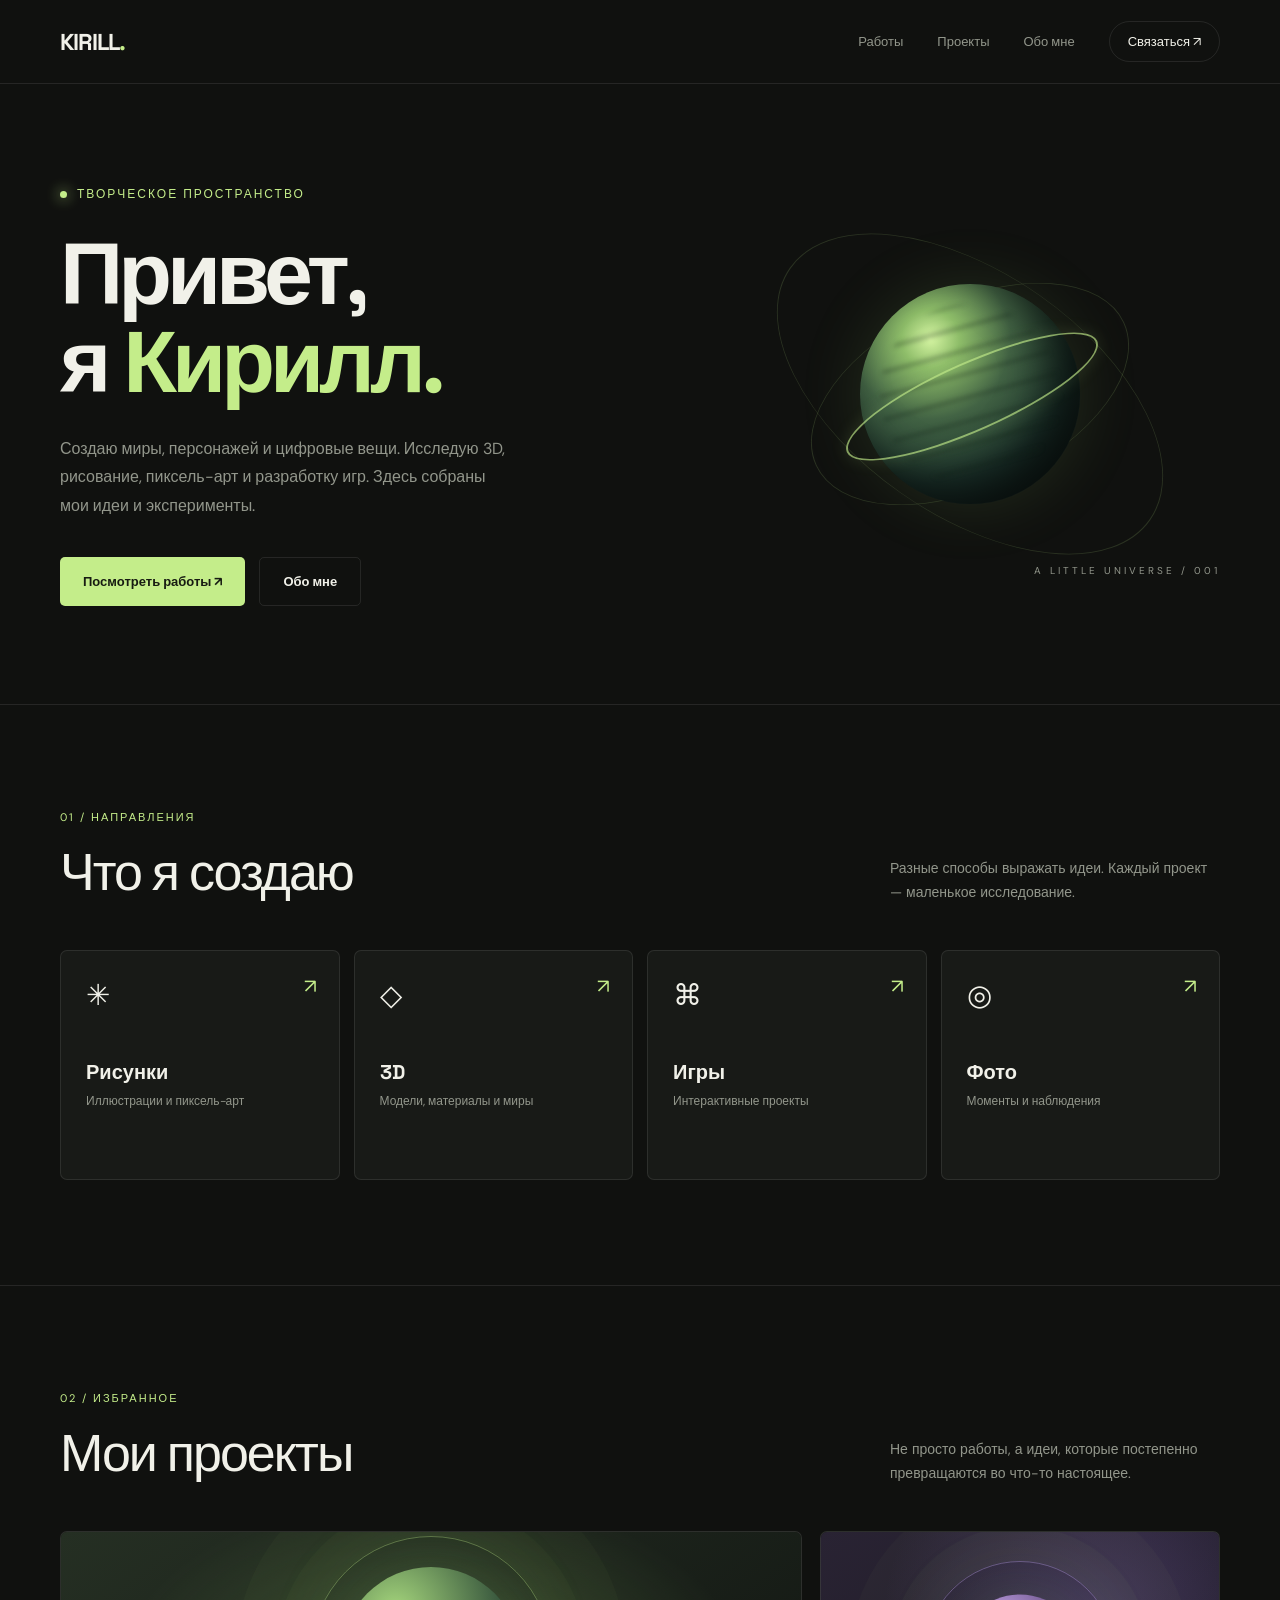
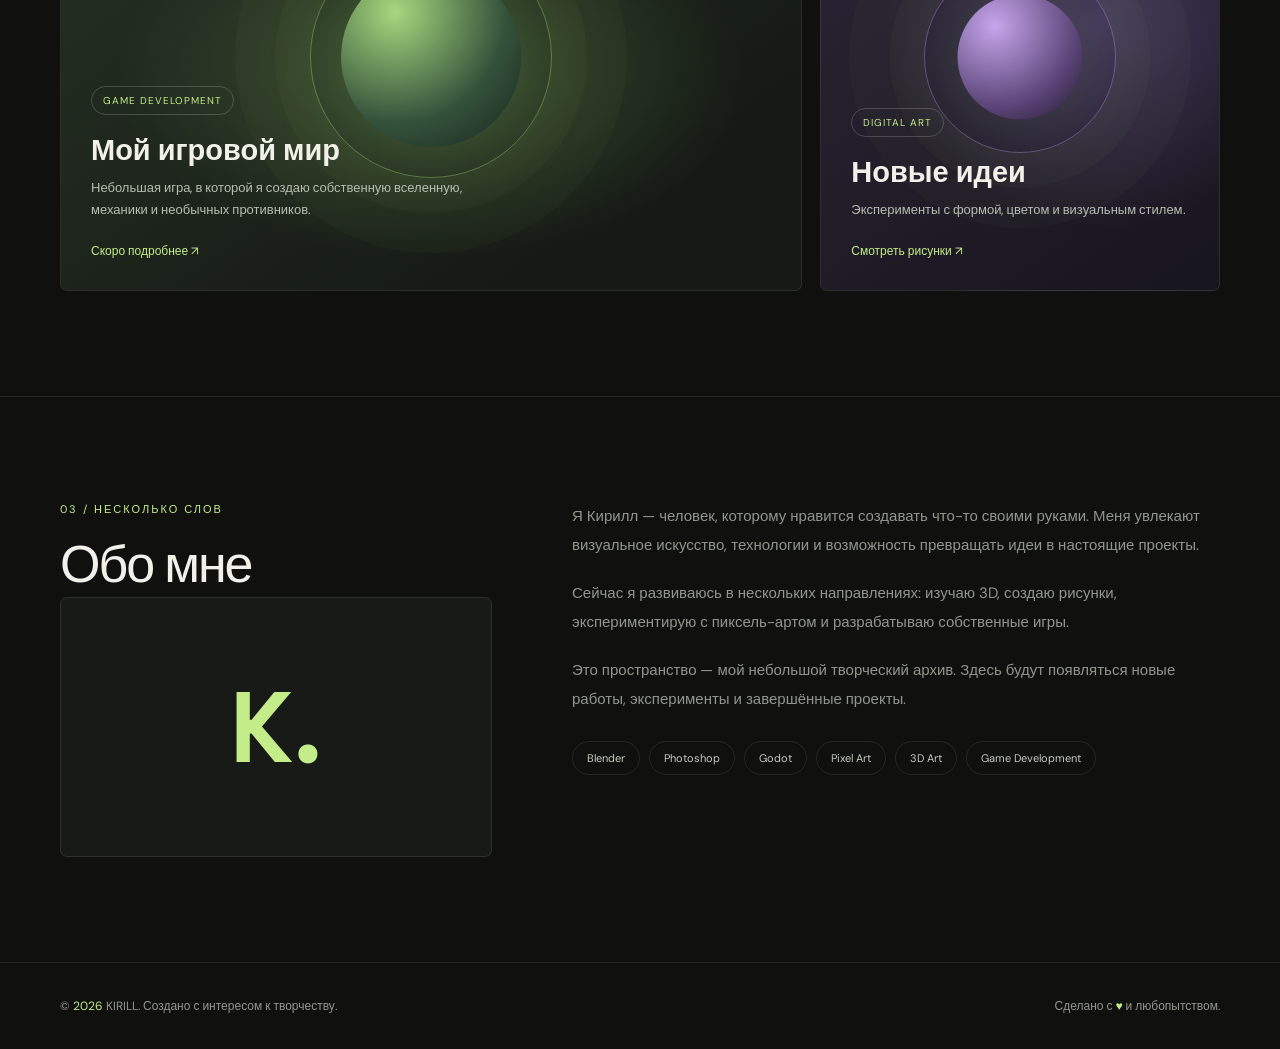
<file: index.html>
<!DOCTYPE html>
<html lang="ru">
<head>
    <meta charset="UTF-8">
    <meta name="viewport" content="width=device-width, initial-scale=1.0">
    <meta name="description" content="Творческое портфолио Кирилла — игры, 3D, рисунки и эксперименты.">
    <title>Кирилл — творческое портфолио</title>

    <link rel="preconnect" href="https://fonts.googleapis.com">
    <link rel="preconnect" href="https://fonts.gstatic.com" crossorigin>
    <link href="https://fonts.googleapis.com/css2?family=DM+Sans:wght@400;500;600;700&family=Space+Grotesk:wght@400;500;600;700&display=swap" rel="stylesheet">

    <style>
        :root {
            --bg: #10110f;
            --surface: #181a17;
            --surface-light: #20231e;
            --text: #f1f1e9;
            --muted: #92968b;
            --accent: #c4ed8a;
            --border: rgba(255,255,255,0.09);
        }

        * {
            margin: 0;
            padding: 0;
            box-sizing: border-box;
        }

        html {
            scroll-behavior: smooth;
        }

        body {
            background: var(--bg);
            color: var(--text);
            font-family: 'DM Sans', sans-serif;
            overflow-x: hidden;
        }

        a {
            color: inherit;
            text-decoration: none;
        }

        button {
            font: inherit;
        }

        .container {
            width: min(1160px, calc(100% - 48px));
            margin: 0 auto;
        }

        /* HEADER */

        header {
            height: 84px;
            display: flex;
            align-items: center;
            border-bottom: 1px solid var(--border);
        }

        .nav {
            display: flex;
            justify-content: space-between;
            align-items: center;
        }

        .logo {
            font-family: 'Space Grotesk', sans-serif;
            font-size: 23px;
            font-weight: 700;
            letter-spacing: -1px;
        }

        .logo span {
            color: var(--accent);
        }

        .nav-links {
            display: flex;
            align-items: center;
            gap: 34px;
        }

        .nav-links a {
            color: var(--muted);
            font-size: 13px;
            transition: .2s;
        }

        .nav-links a:hover {
            color: var(--accent);
        }

        .nav-contact {
            padding: 11px 18px;
            border: 1px solid var(--border);
            border-radius: 30px;
            color: var(--text) !important;
        }

        .menu-button {
            display: none;
            background: none;
            color: var(--text);
            border: 0;
            font-size: 26px;
            cursor: pointer;
        }

        /* HERO */

        .hero {
            min-height: 620px;
            display: grid;
            grid-template-columns: 1.1fr .9fr;
            align-items: center;
            gap: 50px;
            padding: 90px 0;
        }

        .eyebrow {
            display: inline-flex;
            align-items: center;
            gap: 10px;
            color: var(--accent);
            font-size: 12px;
            letter-spacing: 2px;
            text-transform: uppercase;
            margin-bottom: 28px;
        }

        .eyebrow::before {
            content: "";
            width: 7px;
            height: 7px;
            border-radius: 50%;
            background: var(--accent);
            box-shadow: 0 0 14px var(--accent);
        }

        h1 {
            font-family: 'Space Grotesk', sans-serif;
            font-size: clamp(52px, 7vw, 88px);
            line-height: .99;
            letter-spacing: -5px;
            font-weight: 600;
        }

        h1 span {
            color: var(--accent);
        }

        .hero-description {
            max-width: 450px;
            color: var(--muted);
            font-size: 16px;
            line-height: 1.8;
            margin-top: 30px;
        }

        .hero-actions {
            display: flex;
            gap: 14px;
            margin-top: 36px;
            flex-wrap: wrap;
        }

        .button {
            display: inline-flex;
            align-items: center;
            justify-content: center;
            padding: 15px 23px;
            border-radius: 5px;
            font-size: 13px;
            font-weight: 700;
            transition: .25s;
        }

        .button-primary {
            background: var(--accent);
            color: #171b12;
        }

        .button-primary:hover {
            background: #d7ff9e;
            transform: translateY(-3px);
        }

        .button-secondary {
            border: 1px solid var(--border);
            color: var(--text);
        }

        .button-secondary:hover {
            border-color: var(--accent);
            color: var(--accent);
        }

        /* HERO ART */

        .hero-art {
            position: relative;
            height: 390px;
            display: flex;
            align-items: center;
            justify-content: center;
        }

        .orbit {
            position: absolute;
            width: 340px;
            height: 340px;
            border: 1px solid rgba(196,237,138,.15);
            border-radius: 50%;
            transform: rotate(-25deg) scaleY(.55);
        }

        .orbit-two {
            width: 440px;
            height: 440px;
            transform: rotate(35deg) scaleY(.55);
        }

        .planet {
            position: relative;
            width: 220px;
            height: 220px;
            border-radius: 50%;
            background:
                radial-gradient(circle at 32% 25%, #d5f5a2 0%, #8ebd69 13%, #426344 36%, #1c332c 65%, #111b1a 100%);
            box-shadow:
                inset -25px -20px 45px rgba(0,0,0,.65),
                0 0 65px rgba(154,215,112,.13);
            animation: float 7s ease-in-out infinite;
        }

        .planet::before {
            content: "";
            position: absolute;
            inset: 20px;
            border-radius: 50%;
            background: repeating-linear-gradient(
                165deg,
                transparent 0 18px,
                rgba(15,30,21,.25) 19px 23px
            );
            filter: blur(2px);
        }

        .planet::after {
            content: "";
            position: absolute;
            width: 270px;
            height: 65px;
            border: 2px solid rgba(196,237,138,.65);
            border-radius: 50%;
            left: -25px;
            top: 78px;
            transform: rotate(-24deg);
            box-shadow: 0 0 18px rgba(196,237,138,.12);
        }

        .planet-label {
            position: absolute;
            bottom: 12px;
            right: 0;
            color: var(--muted);
            font-size: 10px;
            letter-spacing: 3px;
        }

        @keyframes float {
            0%, 100% { transform: translateY(0) rotate(-5deg); }
            50% { transform: translateY(-18px) rotate(5deg); }
        }

        /* SECTION */

        section {
            padding: 105px 0;
            border-top: 1px solid var(--border);
        }

        .section-top {
            display: flex;
            justify-content: space-between;
            align-items: end;
            gap: 25px;
            margin-bottom: 45px;
        }

        .section-number {
            color: var(--accent);
            font-size: 11px;
            letter-spacing: 2px;
            margin-bottom: 15px;
        }

        h2 {
            font-family: 'Space Grotesk', sans-serif;
            font-size: clamp(34px, 5vw, 52px);
            letter-spacing: -2px;
            font-weight: 500;
        }

        .section-description {
            color: var(--muted);
            font-size: 14px;
            max-width: 330px;
            line-height: 1.7;
        }

        /* CATEGORY CARDS */

        .category-grid {
            display: grid;
            grid-template-columns: repeat(4, 1fr);
            gap: 14px;
        }

        .category {
            min-height: 230px;
            position: relative;
            overflow: hidden;
            padding: 25px;
            border: 1px solid var(--border);
            border-radius: 7px;
            background: var(--surface);
            transition: .3s;
        }

        .category:hover {
            border-color: rgba(196,237,138,.55);
            transform: translateY(-6px);
            background: var(--surface-light);
        }

        .category-icon {
            font-size: 29px;
            margin-bottom: 45px;
        }

        .category h3 {
            font-family: 'Space Grotesk', sans-serif;
            font-size: 20px;
            margin-bottom: 8px;
        }

        .category p {
            font-size: 12px;
            color: var(--muted);
        }

        .category-arrow {
            position: absolute;
            top: 22px;
            right: 22px;
            color: var(--accent);
            font-size: 20px;
            transition: .2s;
        }

        .category:hover .category-arrow {
            transform: translate(4px, -4px);
        }

        /* PROJECTS */

        .projects {
            display: grid;
            grid-template-columns: 1.3fr .7fr;
            gap: 18px;
        }

        .project {
            min-height: 360px;
            position: relative;
            overflow: hidden;
            background: var(--surface);
            border: 1px solid var(--border);
            border-radius: 7px;
            padding: 30px;
            display: flex;
            flex-direction: column;
            justify-content: end;
        }

        .project-visual {
            position: absolute;
            inset: 0;
            overflow: hidden;
            background:
                radial-gradient(ellipse at 50% 40%, rgba(121,166,90,.35), transparent 60%),
                linear-gradient(145deg, #252f23, #151a15 75%);
        }

        .project-visual::before {
            content: "";
            position: absolute;
            width: 240px;
            height: 240px;
            border-radius: 50%;
            border: 1px solid rgba(196,237,138,.35);
            left: 50%;
            top: 35%;
            transform: translate(-50%, -50%);
            box-shadow:
                0 0 0 35px rgba(196,237,138,.025),
                0 0 0 75px rgba(196,237,138,.025);
        }

        .project-visual::after {
            content: "";
            position: absolute;
            width: 180px;
            height: 180px;
            border-radius: 50%;
            left: 50%;
            top: 35%;
            transform: translate(-50%, -50%);
            background: radial-gradient(circle at 30% 25%, #a6d77d, #34523b 60%, #18241c);
            box-shadow: 0 0 80px rgba(142,196,105,.2);
        }

        .project-content {
            position: relative;
            z-index: 1;
        }

        .project-tag {
            display: inline-block;
            padding: 7px 11px;
            border: 1px solid rgba(255,255,255,.18);
            border-radius: 30px;
            color: var(--accent);
            font-size: 10px;
            letter-spacing: 1px;
            margin-bottom: 16px;
        }

        .project h3 {
            font-family: 'Space Grotesk', sans-serif;
            font-size: 29px;
            margin-bottom: 9px;
        }

        .project p {
            color: #b7bdb0;
            font-size: 13px;
            line-height: 1.7;
            max-width: 430px;
        }

        .project-link {
            display: inline-block;
            margin-top: 22px;
            color: var(--accent);
            font-size: 12px;
        }

        .project-link:hover {
            text-decoration: underline;
        }

        .project-small {
            background:
                radial-gradient(circle at 70% 25%, rgba(124,100,177,.35), transparent 45%),
                var(--surface);
        }

        .project-small .project-visual {
            background:
                radial-gradient(ellipse at 70% 25%, rgba(131,106,183,.35), transparent 55%),
                linear-gradient(145deg, #292333, #17151d);
        }

        .project-small .project-visual::before {
            border-color: rgba(184,156,230,.4);
            width: 190px;
            height: 190px;
        }

        .project-small .project-visual::after {
            width: 125px;
            height: 125px;
            background: radial-gradient(circle at 30% 25%, #c6a6eb, #594275 65%, #211c2c);
        }

        /* ABOUT */

        .about-grid {
            display: grid;
            grid-template-columns: .8fr 1.2fr;
            gap: 80px;
            align-items: start;
        }

        .about-mark {
            min-height: 260px;
            background: var(--surface);
            border: 1px solid var(--border);
            border-radius: 7px;
            display: flex;
            align-items: center;
            justify-content: center;
            font-family: 'Space Grotesk', sans-serif;
            font-size: 100px;
            font-weight: 700;
            color: var(--accent);
        }

        .about-text {
            color: var(--muted);
            font-size: 15px;
            line-height: 1.9;
        }

        .about-text p + p {
            margin-top: 20px;
        }

        .skills {
            display: flex;
            flex-wrap: wrap;
            gap: 9px;
            margin-top: 28px;
        }

        .skill {
            border: 1px solid var(--border);
            padding: 9px 14px;
            border-radius: 30px;
            font-size: 11px;
            color: #c6cbbf;
        }

        /* FOOTER */

        footer {
            border-top: 1px solid var(--border);
            padding: 35px 0;
        }

        .footer-content {
            display: flex;
            justify-content: space-between;
            gap: 20px;
            color: var(--muted);
            font-size: 12px;
        }

        .footer-content span {
            color: var(--accent);
        }

        /* RESPONSIVE */

        @media (max-width: 850px) {
            .hero {
                grid-template-columns: 1fr;
                padding: 75px 0 50px;
                gap: 15px;
            }

            .hero-art {
                height: 330px;
            }

            .category-grid {
                grid-template-columns: repeat(2, 1fr);
            }

            .projects {
                grid-template-columns: 1fr;
            }

            .about-grid {
                grid-template-columns: 1fr;
                gap: 30px;
            }

            .about-mark {
                min-height: 190px;
            }
        }

        @media (max-width: 600px) {
            .container {
                width: min(100% - 32px, 1160px);
            }

            header {
                height: 70px;
            }

            .menu-button {
                display: block;
            }

            .nav-links {
                display: none;
                position: absolute;
                top: 70px;
                left: 0;
                right: 0;
                z-index: 10;
                background: #181a17;
                border-bottom: 1px solid var(--border);
                padding: 25px;
                flex-direction: column;
                align-items: flex-start;
                gap: 22px;
            }

            .nav-links.open {
                display: flex;
            }

            .hero {
                min-height: auto;
                padding: 75px 0 35px;
            }

            h1 {
                font-size: 57px;
                letter-spacing: -3px;
            }

            .hero-description {
                font-size: 14px;
            }

            .hero-art {
                height: 290px;
            }

            .planet {
                width: 175px;
                height: 175px;
            }

            .planet::after {
                width: 220px;
                height: 55px;
                top: 60px;
                left: -22px;
            }

            .orbit {
                width: 280px;
                height: 280px;
            }

            .orbit-two {
                width: 340px;
                height: 340px;
            }

            section {
                padding: 75px 0;
            }

            .section-top {
                flex-direction: column;
                align-items: flex-start;
            }

            .category-grid {
                gap: 10px;
            }

            .category {
                min-height: 190px;
                padding: 18px;
            }

            .category-icon {
                margin-bottom: 30px;
            }

            .project {
                min-height: 340px;
                padding: 22px;
            }

            .footer-content {
                flex-direction: column;
            }
        }
    </style>
</head>

<body>

<header>
    <div class="container nav">
        <a href="#" class="logo">KIRILL<span>.</span></a>

        <button class="menu-button" id="menuButton" aria-label="Открыть меню">☰</button>

        <nav class="nav-links" id="navLinks">
            <a href="#work">Работы</a>
            <a href="#projects">Проекты</a>
            <a href="#about">Обо мне</a>
            <a href="mailto:your-email@example.com" class="nav-contact">Связаться ↗</a>
        </nav>
    </div>
</header>

<main>

    <!-- HERO -->

    <div class="container">
        <section class="hero" style="border: none;">
            <div>
                <div class="eyebrow">Творческое пространство</div>

                <h1>
                    Привет,<br>
                    я <span>Кирилл.</span>
                </h1>

                <p class="hero-description">
                    Создаю миры, персонажей и цифровые вещи.
                    Исследую 3D, рисование, пиксель-арт и разработку игр.
                    Здесь собраны мои идеи и эксперименты.
                </p>

                <div class="hero-actions">
                    <a href="#work" class="button button-primary">Посмотреть работы ↗</a>
                    <a href="#about" class="button button-secondary">Обо мне</a>
                </div>
            </div>

            <div class="hero-art">
                <div class="orbit"></div>
                <div class="orbit orbit-two"></div>
                <div class="planet"></div>
                <div class="planet-label">A LITTLE UNIVERSE / 001</div>
            </div>
        </section>
    </div>

    <!-- WORK -->

    <section id="work">
        <div class="container">
            <div class="section-top">
                <div>
                    <div class="section-number">01 / НАПРАВЛЕНИЯ</div>
                    <h2>Что я создаю</h2>
                </div>

                <p class="section-description">
                    Разные способы выражать идеи.
                    Каждый проект — маленькое исследование.
                </p>
            </div>

            <div class="category-grid">

                <a href="art/gallery.html" class="category">
                    <div class="category-arrow">↗</div>
                    <div class="category-icon">✳</div>
                    <h3>Рисунки</h3>
                    <p>Иллюстрации и пиксель-арт</p>
                </a>

                <a href="#projects" class="category">
                    <div class="category-arrow">↗</div>
                    <div class="category-icon">◇</div>
                    <h3>3D</h3>
                    <p>Модели, материалы и миры</p>
                </a>

                <a href="#projects" class="category">
                    <div class="category-arrow">↗</div>
                    <div class="category-icon">⌘</div>
                    <h3>Игры</h3>
                    <p>Интерактивные проекты</p>
                </a>

                <a href="#projects" class="category">
                    <div class="category-arrow">↗</div>
                    <div class="category-icon">◎</div>
                    <h3>Фото</h3>
                    <p>Моменты и наблюдения</p>
                </a>

            </div>
        </div>
    </section>

    <!-- PROJECTS -->

    <section id="projects">
        <div class="container">
            <div class="section-top">
                <div>
                    <div class="section-number">02 / ИЗБРАННОЕ</div>
                    <h2>Мои проекты</h2>
                </div>

                <p class="section-description">
                    Не просто работы, а идеи, которые постепенно
                    превращаются во что-то настоящее.
                </p>
            </div>

            <div class="projects">

                <article class="project">
                    <div class="project-visual"></div>

                    <div class="project-content">
                        <span class="project-tag">GAME DEVELOPMENT</span>
                        <h3>Мой игровой мир</h3>
                        <p>
                            Небольшая игра, в которой я создаю собственную
                            вселенную, механики и необычных противников.
                        </p>
                        <a href="#" class="project-link">Скоро подробнее ↗</a>
                    </div>
                </article>

                <article class="project project-small">
                    <div class="project-visual"></div>

                    <div class="project-content">
                        <span class="project-tag">DIGITAL ART</span>
                        <h3>Новые идеи</h3>
                        <p>
                            Эксперименты с формой, цветом и визуальным стилем.
                        </p>
                        <a href="art/gallery.html" class="project-link">Смотреть рисунки ↗</a>
                    </div>
                </article>

            </div>
        </div>
    </section>

    <!-- ABOUT -->

    <section id="about">
        <div class="container">
            <div class="about-grid">

                <div>
                    <div class="section-number">03 / НЕСКОЛЬКО СЛОВ</div>
                    <h2>Обо мне</h2>

                    <div class="about-mark">K.</div>
                </div>

                <div>
                    <div class="about-text">
                        <p>
                            Я Кирилл — человек, которому нравится создавать
                            что-то своими руками. Меня увлекают визуальное
                            искусство, технологии и возможность превращать
                            идеи в настоящие проекты.
                        </p>

                        <p>
                            Сейчас я развиваюсь в нескольких направлениях:
                            изучаю 3D, создаю рисунки, экспериментирую
                            с пиксель-артом и разрабатываю собственные игры.
                        </p>

                        <p>
                            Это пространство — мой небольшой творческий архив.
                            Здесь будут появляться новые работы, эксперименты
                            и завершённые проекты.
                        </p>
                    </div>

                    <div class="skills">
                        <span class="skill">Blender</span>
                        <span class="skill">Photoshop</span>
                        <span class="skill">Godot</span>
                        <span class="skill">Pixel Art</span>
                        <span class="skill">3D Art</span>
                        <span class="skill">Game Development</span>
                    </div>
                </div>

            </div>
        </div>
    </section>

</main>

<footer>
    <div class="container footer-content">
        <div>© <span id="year"></span> KIRILL. Создано с интересом к творчеству.</div>
        <div>Сделано с <span>♥</span> и любопытством.</div>
    </div>
</footer>

<script>
    const menuButton = document.getElementById('menuButton');
    const navLinks = document.getElementById('navLinks');

    menuButton.addEventListener('click', () => {
        navLinks.classList.toggle('open');
    });

    document.querySelectorAll('.nav-links a').forEach(link => {
        link.addEventListener('click', () => {
            navLinks.classList.remove('open');
        });
    });

    document.getElementById('year').textContent = new Date().getFullYear();
</script>

</body>
</html>
</file>
